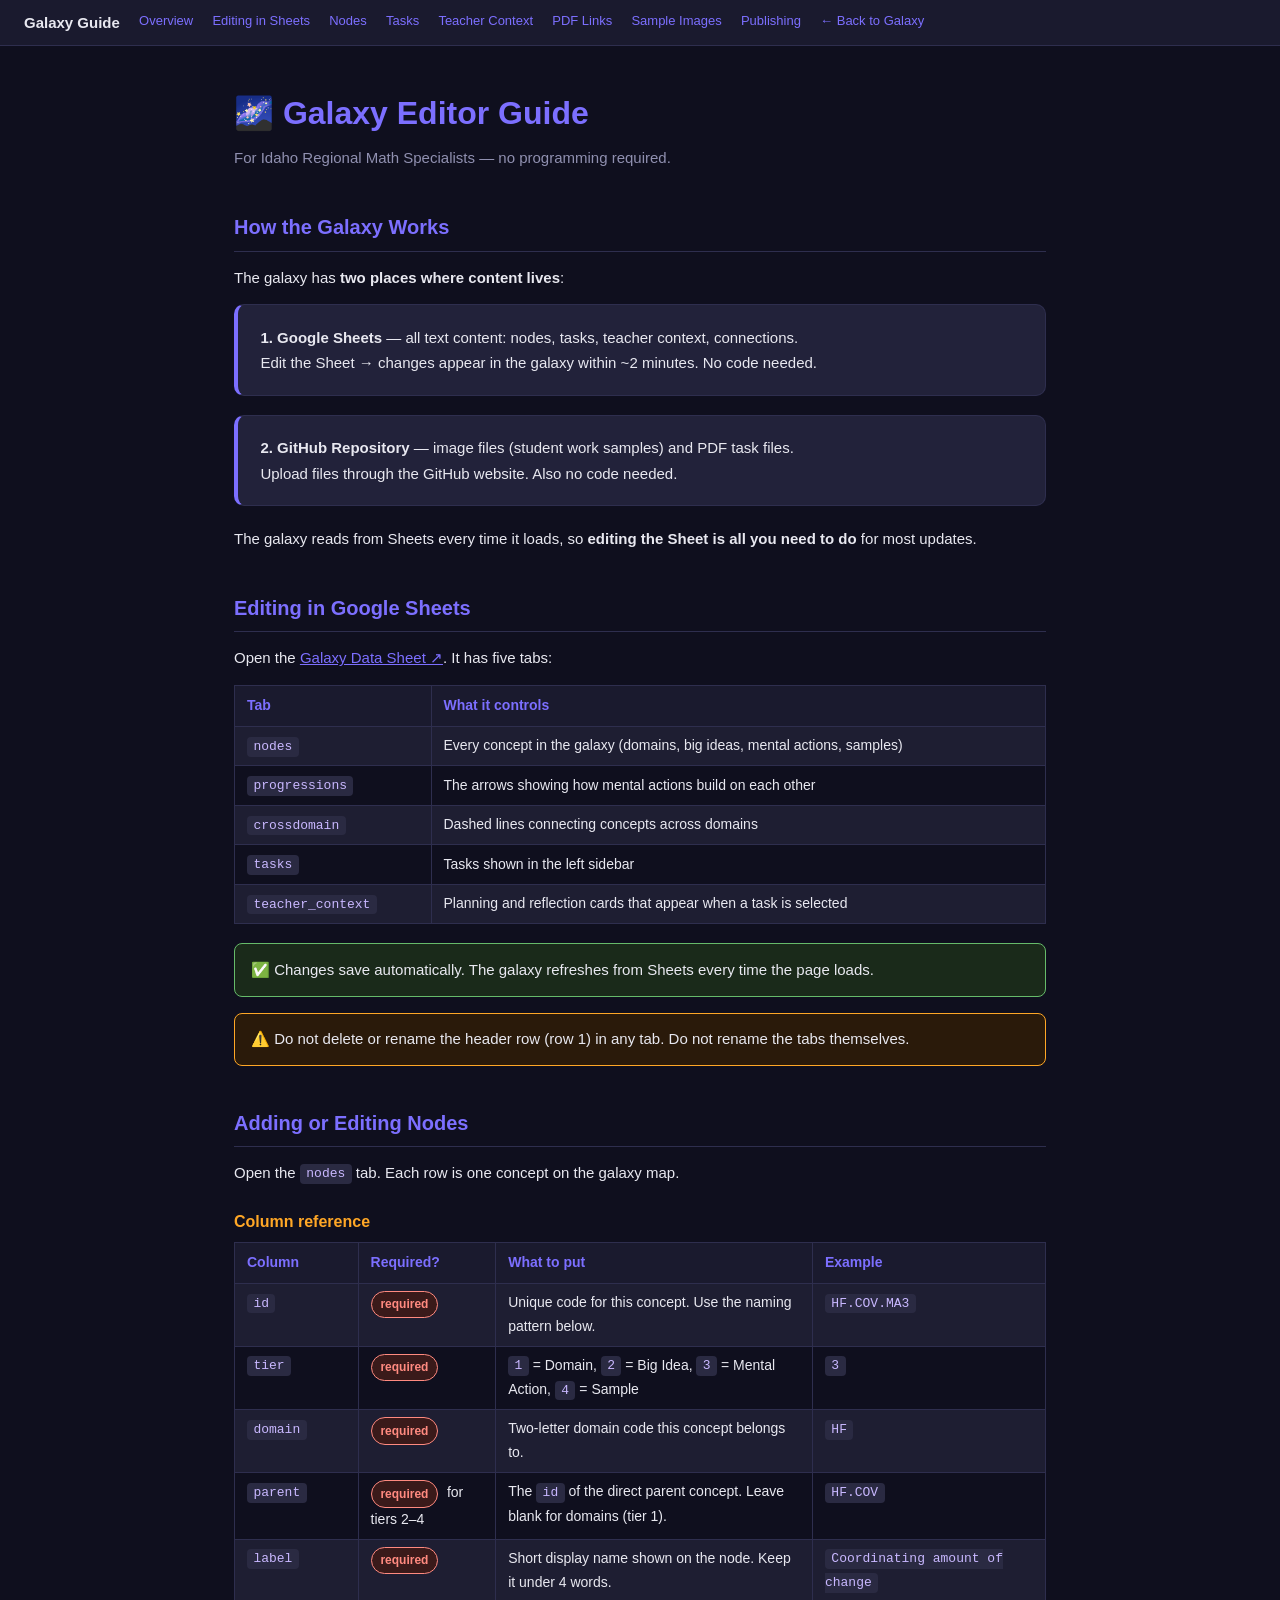
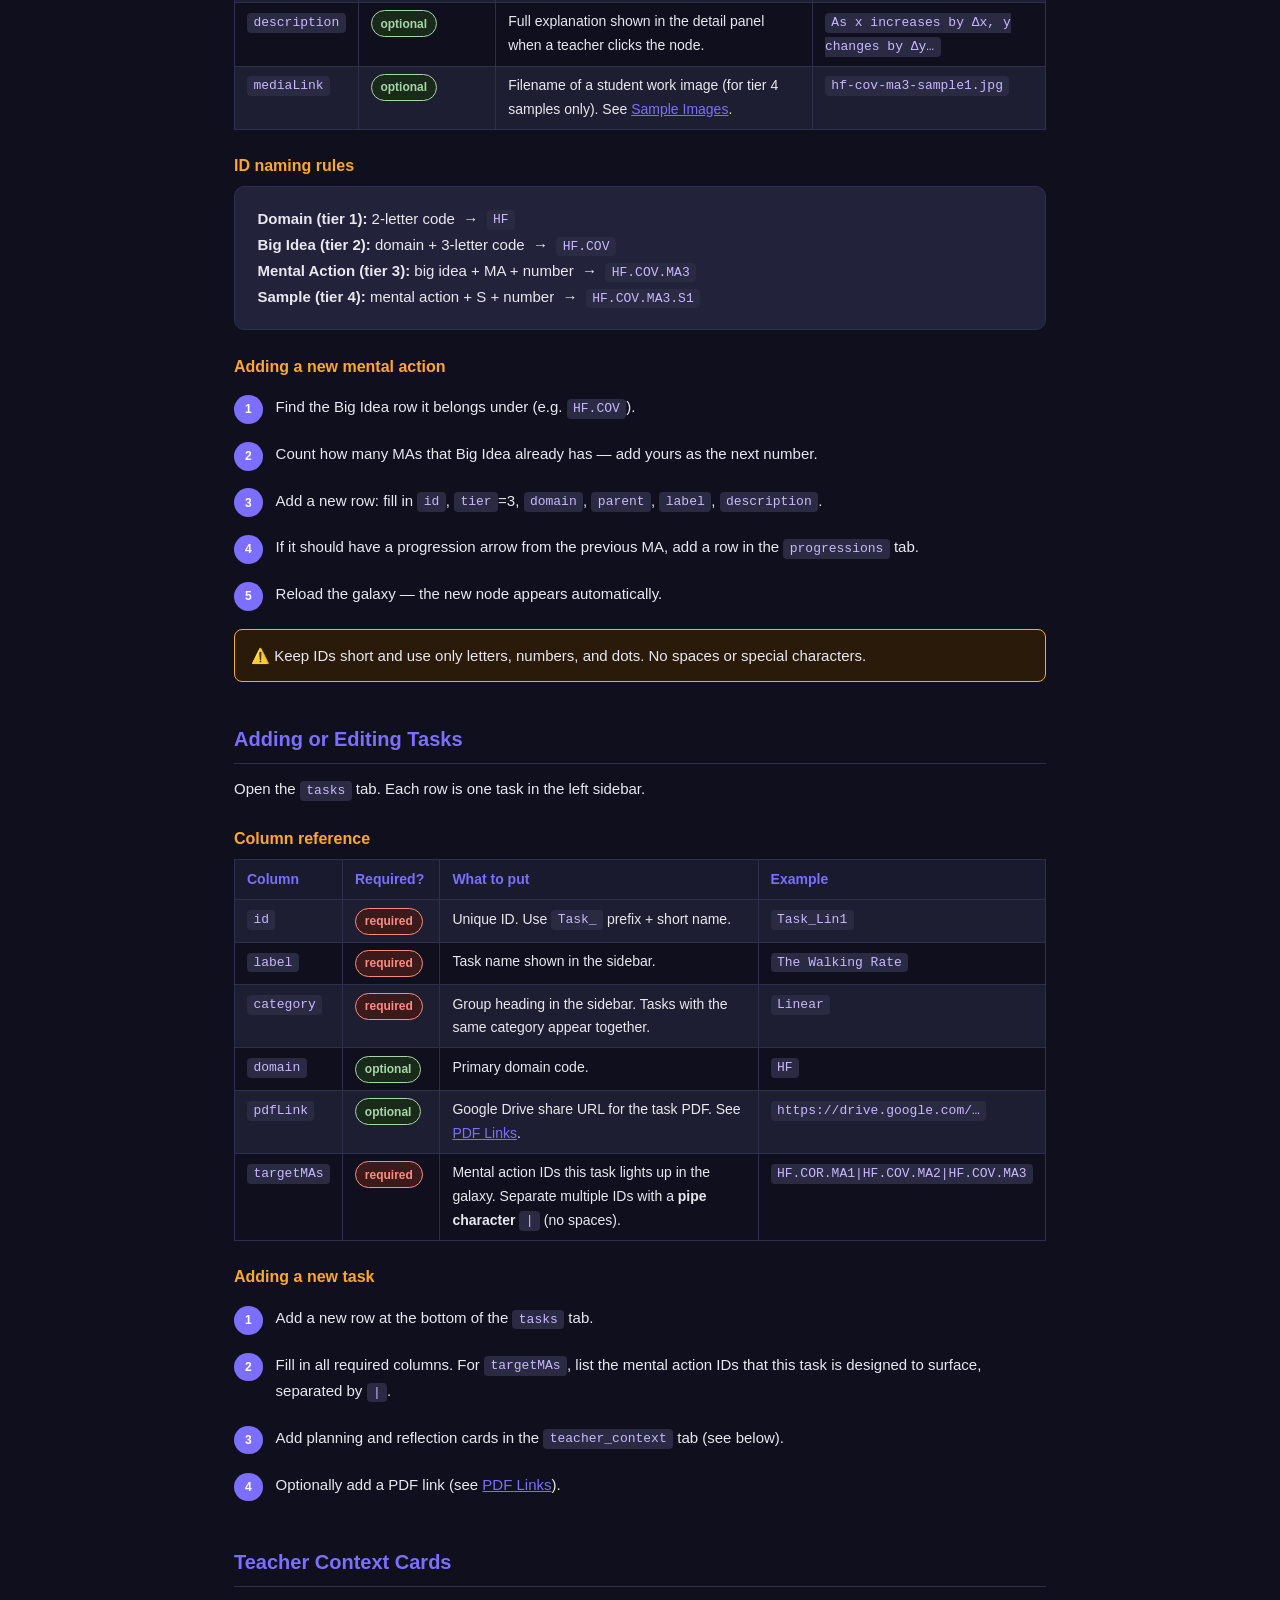
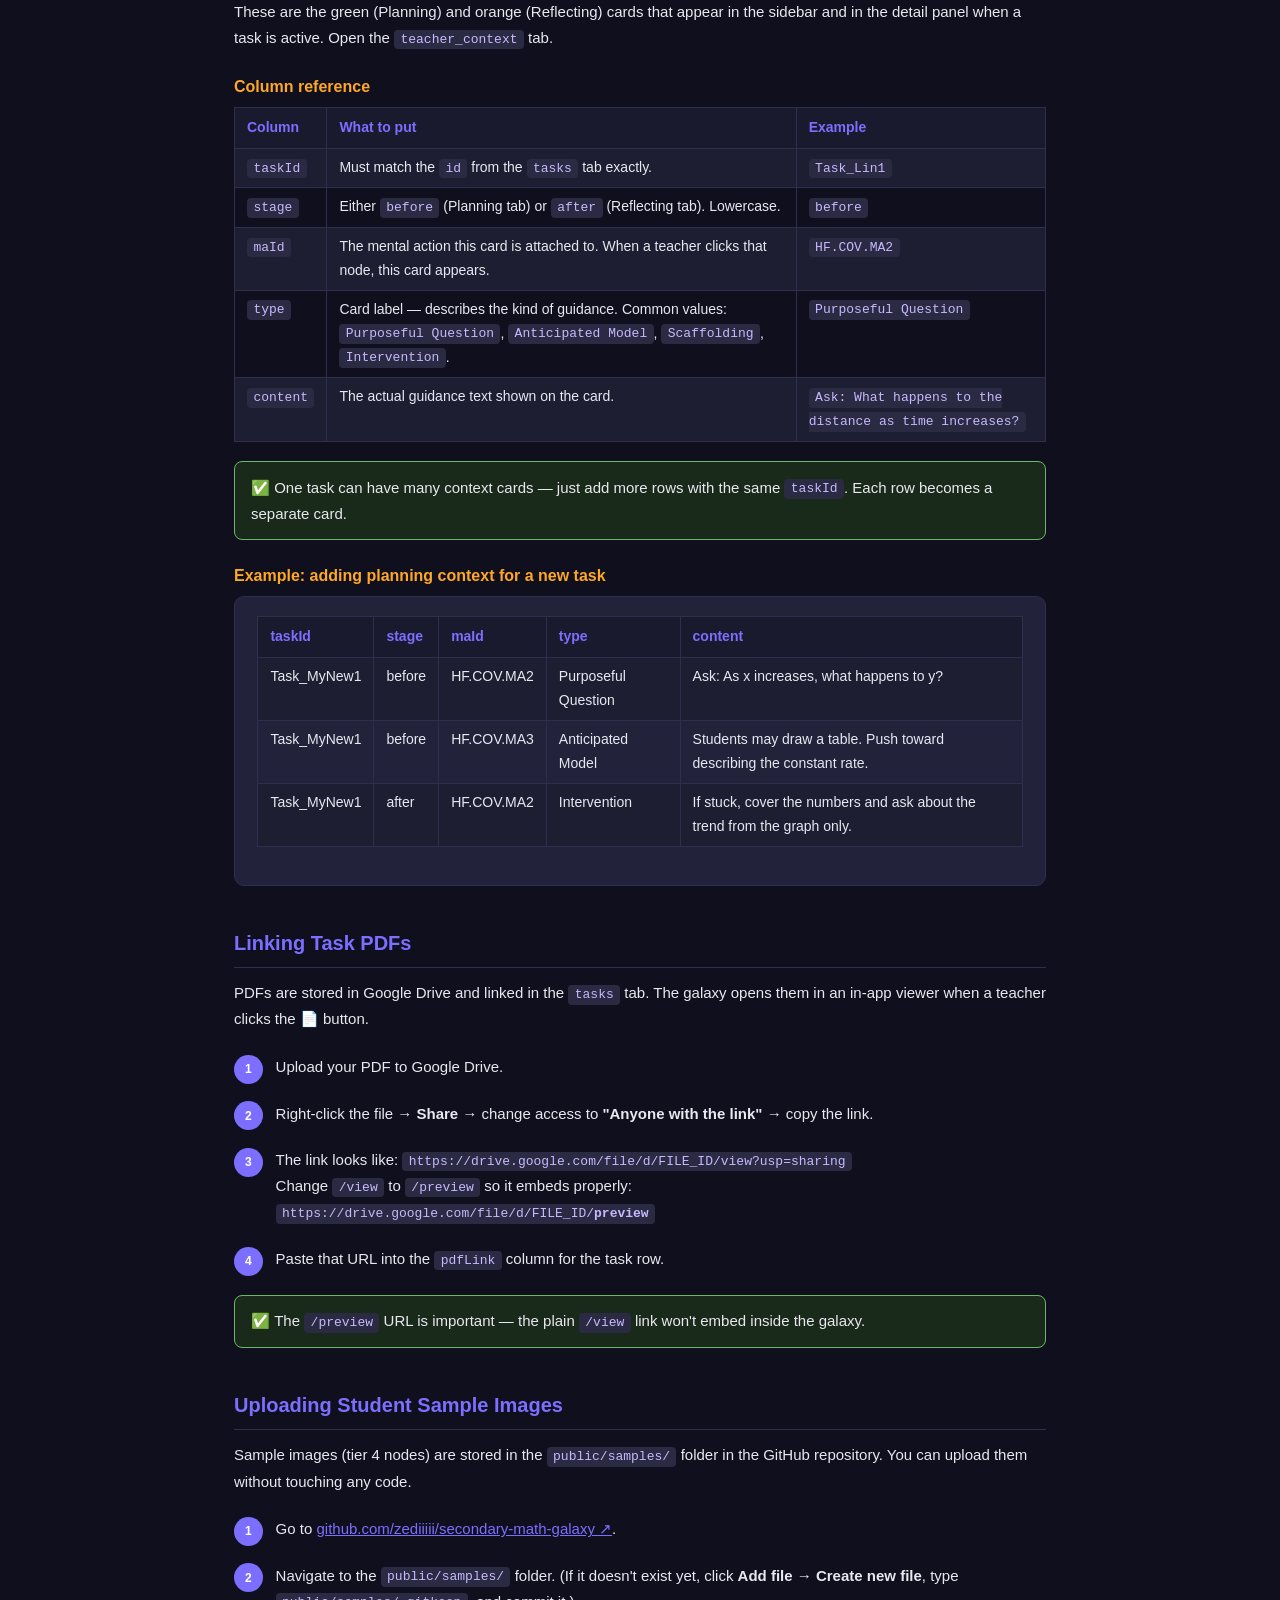
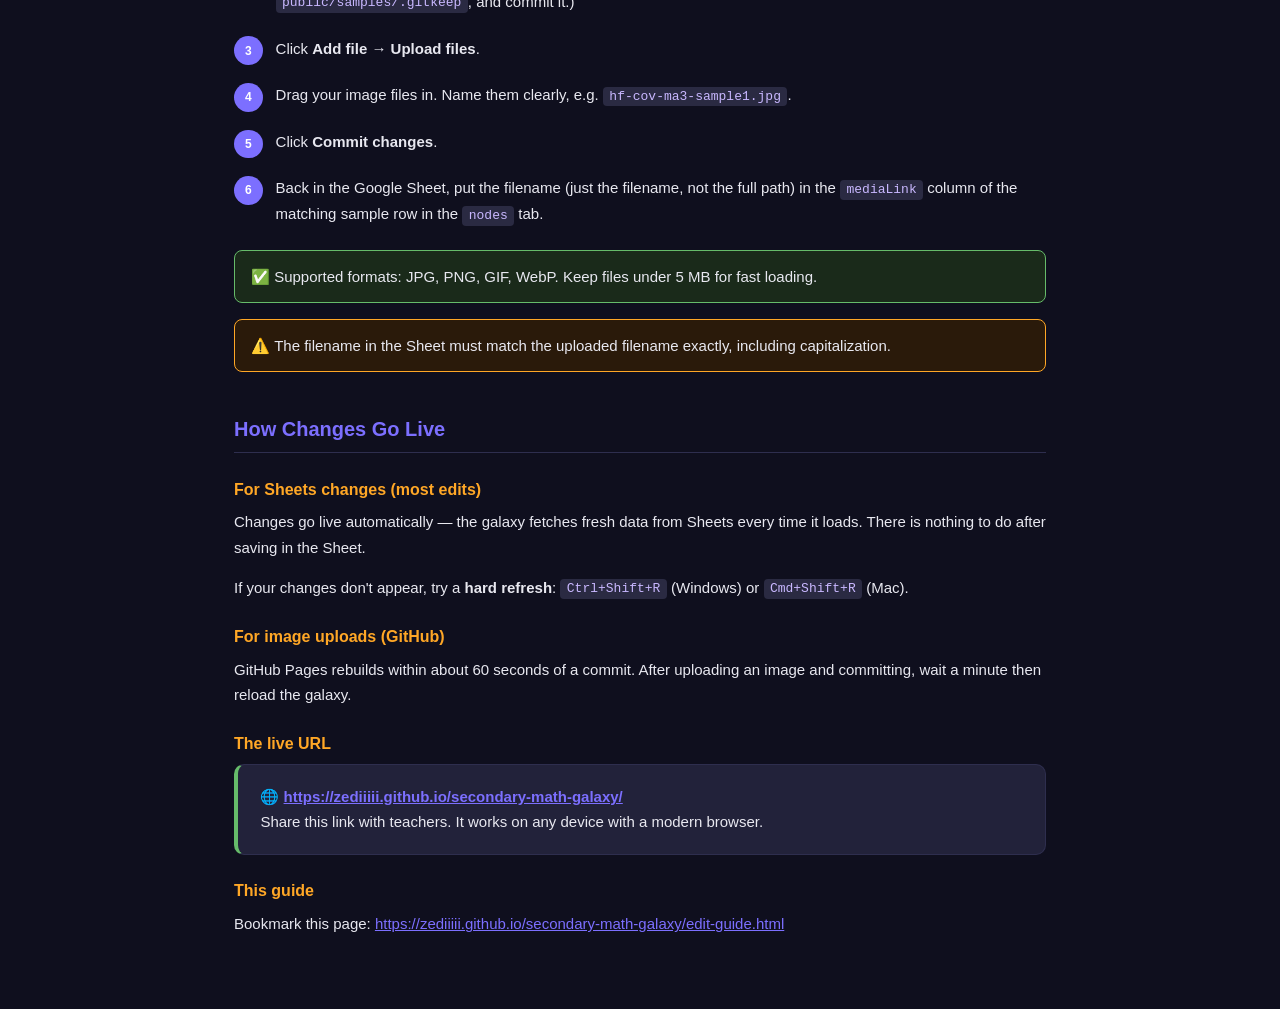
<file: edit-guide.html>
<!DOCTYPE html>
<html lang="en">
<head>
  <meta charset="UTF-8" />
  <meta name="viewport" content="width=device-width, initial-scale=1.0" />
  <title>Galaxy Edit Guide</title>
  <style>
    :root {
      --bg:      #0f0f1e;
      --surface: #1a1a2e;
      --card:    #22223a;
      --accent:  #7c6fff;
      --green:   #66bb6a;
      --orange:  #ffa726;
      --text:    #e8e8f0;
      --muted:   #9090b0;
      --border:  #2e2e4e;
    }
    * { box-sizing: border-box; margin: 0; padding: 0; }
    body { background: var(--bg); color: var(--text); font-family: Inter, Arial, sans-serif;
           font-size: 15px; line-height: 1.7; }

    /* ── Layout ── */
    .page { max-width: 860px; margin: 0 auto; padding: 2.5rem 1.5rem 5rem; }
    nav   { position: sticky; top: 0; background: var(--surface); border-bottom: 1px solid var(--border);
            padding: .6rem 1.5rem; display: flex; gap: 1.2rem; flex-wrap: wrap; z-index: 10; }
    nav a { color: var(--accent); text-decoration: none; font-size: 13px; }
    nav a:hover { text-decoration: underline; }

    /* ── Typography ── */
    h1 { font-size: 2rem; color: var(--accent); margin-bottom: .3rem; }
    .subtitle { color: var(--muted); margin-bottom: 2.5rem; }
    h2 { font-size: 1.25rem; color: var(--accent); margin: 2.5rem 0 .8rem;
         padding-bottom: .4rem; border-bottom: 1px solid var(--border); }
    h3 { font-size: 1rem; color: var(--orange); margin: 1.4rem 0 .4rem; }
    p  { margin-bottom: .9rem; }
    ul, ol { margin: .4rem 0 .9rem 1.4rem; }
    li { margin-bottom: .35rem; }
    a  { color: var(--accent); }

    /* ── Cards ── */
    .card { background: var(--card); border: 1px solid var(--border); border-radius: 10px;
            padding: 1.2rem 1.4rem; margin-bottom: 1.2rem; }
    .card.green  { border-left: 4px solid var(--green); }
    .card.orange { border-left: 4px solid var(--orange); }
    .card.purple { border-left: 4px solid var(--accent); }

    /* ── Tables ── */
    table { width: 100%; border-collapse: collapse; margin-bottom: 1.2rem; font-size: 14px; }
    th { background: var(--surface); color: var(--accent); text-align: left;
         padding: .5rem .75rem; border: 1px solid var(--border); }
    td { padding: .45rem .75rem; border: 1px solid var(--border); vertical-align: top; }
    tr:nth-child(even) td { background: #1e1e32; }
    code { background: #2a2a42; padding: .15rem .4rem; border-radius: 4px;
           font-family: monospace; font-size: 13px; color: #c9b8ff; }

    /* ── Steps ── */
    .steps { counter-reset: step; list-style: none; margin-left: 0; }
    .steps li { counter-increment: step; padding: .5rem 0 .5rem 2.6rem; position: relative; margin-bottom: .3rem; }
    .steps li::before { content: counter(step); position: absolute; left: 0;
      background: var(--accent); color: #fff; width: 1.8rem; height: 1.8rem;
      border-radius: 50%; display: flex; align-items: center; justify-content: center;
      font-size: 12px; font-weight: 700; top: .55rem; }

    /* ── Pill badges ── */
    .pill { display: inline-block; padding: .15rem .55rem; border-radius: 20px;
            font-size: 12px; font-weight: 600; margin-right: .3rem; }
    .pill.req  { background: #3a1a1a; color: #ff8a80; border: 1px solid #ff8a80; }
    .pill.opt  { background: #1a2a1a; color: #a5d6a7; border: 1px solid #a5d6a7; }

    /* ── Warning / tip boxes ── */
    .tip  { background: #1a2a1a; border: 1px solid var(--green);  border-radius: 8px; padding: .8rem 1rem; margin-bottom: 1rem; }
    .warn { background: #2a1a0a; border: 1px solid var(--orange); border-radius: 8px; padding: .8rem 1rem; margin-bottom: 1rem; }
    .tip::before  { content: "✅ "; font-weight: 700; }
    .warn::before { content: "⚠️ "; font-weight: 700; }
  </style>
</head>
<body>

<nav>
  <strong style="color:var(--text)">Galaxy Guide</strong>
  <a href="#overview">Overview</a>
  <a href="#sheets">Editing in Sheets</a>
  <a href="#nodes">Nodes</a>
  <a href="#tasks">Tasks</a>
  <a href="#context">Teacher Context</a>
  <a href="#pdfs">PDF Links</a>
  <a href="#images">Sample Images</a>
  <a href="#publish">Publishing</a>
  <a href="index.html">← Back to Galaxy</a>
</nav>

<div class="page">

  <h1>🌌 Galaxy Editor Guide</h1>
  <p class="subtitle">For Idaho Regional Math Specialists — no programming required.</p>

  <!-- ── Overview ── -->
  <section id="overview">
    <h2>How the Galaxy Works</h2>
    <p>The galaxy has <strong>two places where content lives</strong>:</p>
    <div class="card purple">
      <strong>1. Google Sheets</strong> — all text content: nodes, tasks, teacher context, connections.<br>
      Edit the Sheet → changes appear in the galaxy within ~2 minutes. No code needed.
    </div>
    <div class="card purple">
      <strong>2. GitHub Repository</strong> — image files (student work samples) and PDF task files.<br>
      Upload files through the GitHub website. Also no code needed.
    </div>
    <p>The galaxy reads from Sheets every time it loads, so <strong>editing the Sheet is all you need to do</strong> for most updates.</p>
  </section>

  <!-- ── Sheets ── -->
  <section id="sheets">
    <h2>Editing in Google Sheets</h2>
    <p>Open the <a href="https://docs.google.com/spreadsheets/d/1e3itPWSF2mNft7cQ6N7JpZt_eYs4QAMe6udEIs5pkLw/edit" target="_blank">Galaxy Data Sheet ↗</a>. It has five tabs:</p>
    <table>
      <tr><th>Tab</th><th>What it controls</th></tr>
      <tr><td><code>nodes</code></td><td>Every concept in the galaxy (domains, big ideas, mental actions, samples)</td></tr>
      <tr><td><code>progressions</code></td><td>The arrows showing how mental actions build on each other</td></tr>
      <tr><td><code>crossdomain</code></td><td>Dashed lines connecting concepts across domains</td></tr>
      <tr><td><code>tasks</code></td><td>Tasks shown in the left sidebar</td></tr>
      <tr><td><code>teacher_context</code></td><td>Planning and reflection cards that appear when a task is selected</td></tr>
    </table>
    <div class="tip">Changes save automatically. The galaxy refreshes from Sheets every time the page loads.</div>
    <div class="warn">Do not delete or rename the header row (row 1) in any tab. Do not rename the tabs themselves.</div>
  </section>

  <!-- ── Nodes ── -->
  <section id="nodes">
    <h2>Adding or Editing Nodes</h2>
    <p>Open the <code>nodes</code> tab. Each row is one concept on the galaxy map.</p>

    <h3>Column reference</h3>
    <table>
      <tr><th>Column</th><th>Required?</th><th>What to put</th><th>Example</th></tr>
      <tr>
        <td><code>id</code></td>
        <td><span class="pill req">required</span></td>
        <td>Unique code for this concept. Use the naming pattern below.</td>
        <td><code>HF.COV.MA3</code></td>
      </tr>
      <tr>
        <td><code>tier</code></td>
        <td><span class="pill req">required</span></td>
        <td><code>1</code> = Domain, <code>2</code> = Big Idea, <code>3</code> = Mental Action, <code>4</code> = Sample</td>
        <td><code>3</code></td>
      </tr>
      <tr>
        <td><code>domain</code></td>
        <td><span class="pill req">required</span></td>
        <td>Two-letter domain code this concept belongs to.</td>
        <td><code>HF</code></td>
      </tr>
      <tr>
        <td><code>parent</code></td>
        <td><span class="pill req">required</span> for tiers 2–4</td>
        <td>The <code>id</code> of the direct parent concept. Leave blank for domains (tier 1).</td>
        <td><code>HF.COV</code></td>
      </tr>
      <tr>
        <td><code>label</code></td>
        <td><span class="pill req">required</span></td>
        <td>Short display name shown on the node. Keep it under 4 words.</td>
        <td><code>Coordinating amount of change</code></td>
      </tr>
      <tr>
        <td><code>description</code></td>
        <td><span class="pill opt">optional</span></td>
        <td>Full explanation shown in the detail panel when a teacher clicks the node.</td>
        <td><code>As x increases by Δx, y changes by Δy…</code></td>
      </tr>
      <tr>
        <td><code>mediaLink</code></td>
        <td><span class="pill opt">optional</span></td>
        <td>Filename of a student work image (for tier 4 samples only). See <a href="#images">Sample Images</a>.</td>
        <td><code>hf-cov-ma3-sample1.jpg</code></td>
      </tr>
    </table>

    <h3>ID naming rules</h3>
    <div class="card">
      <strong>Domain (tier 1):</strong> 2-letter code &nbsp;→&nbsp; <code>HF</code><br>
      <strong>Big Idea (tier 2):</strong> domain + 3-letter code &nbsp;→&nbsp; <code>HF.COV</code><br>
      <strong>Mental Action (tier 3):</strong> big idea + MA + number &nbsp;→&nbsp; <code>HF.COV.MA3</code><br>
      <strong>Sample (tier 4):</strong> mental action + S + number &nbsp;→&nbsp; <code>HF.COV.MA3.S1</code>
    </div>

    <h3>Adding a new mental action</h3>
    <ol class="steps">
      <li>Find the Big Idea row it belongs under (e.g. <code>HF.COV</code>).</li>
      <li>Count how many MAs that Big Idea already has — add yours as the next number.</li>
      <li>Add a new row: fill in <code>id</code>, <code>tier</code>=3, <code>domain</code>, <code>parent</code>, <code>label</code>, <code>description</code>.</li>
      <li>If it should have a progression arrow from the previous MA, add a row in the <code>progressions</code> tab.</li>
      <li>Reload the galaxy — the new node appears automatically.</li>
    </ol>

    <div class="warn">Keep IDs short and use only letters, numbers, and dots. No spaces or special characters.</div>
  </section>

  <!-- ── Tasks ── -->
  <section id="tasks">
    <h2>Adding or Editing Tasks</h2>
    <p>Open the <code>tasks</code> tab. Each row is one task in the left sidebar.</p>

    <h3>Column reference</h3>
    <table>
      <tr><th>Column</th><th>Required?</th><th>What to put</th><th>Example</th></tr>
      <tr>
        <td><code>id</code></td>
        <td><span class="pill req">required</span></td>
        <td>Unique ID. Use <code>Task_</code> prefix + short name.</td>
        <td><code>Task_Lin1</code></td>
      </tr>
      <tr>
        <td><code>label</code></td>
        <td><span class="pill req">required</span></td>
        <td>Task name shown in the sidebar.</td>
        <td><code>The Walking Rate</code></td>
      </tr>
      <tr>
        <td><code>category</code></td>
        <td><span class="pill req">required</span></td>
        <td>Group heading in the sidebar. Tasks with the same category appear together.</td>
        <td><code>Linear</code></td>
      </tr>
      <tr>
        <td><code>domain</code></td>
        <td><span class="pill opt">optional</span></td>
        <td>Primary domain code.</td>
        <td><code>HF</code></td>
      </tr>
      <tr>
        <td><code>pdfLink</code></td>
        <td><span class="pill opt">optional</span></td>
        <td>Google Drive share URL for the task PDF. See <a href="#pdfs">PDF Links</a>.</td>
        <td><code>https://drive.google.com/…</code></td>
      </tr>
      <tr>
        <td><code>targetMAs</code></td>
        <td><span class="pill req">required</span></td>
        <td>Mental action IDs this task lights up in the galaxy. Separate multiple IDs with a <strong>pipe character</strong> <code>|</code> (no spaces).</td>
        <td><code>HF.COR.MA1|HF.COV.MA2|HF.COV.MA3</code></td>
      </tr>
    </table>

    <h3>Adding a new task</h3>
    <ol class="steps">
      <li>Add a new row at the bottom of the <code>tasks</code> tab.</li>
      <li>Fill in all required columns. For <code>targetMAs</code>, list the mental action IDs that this task is designed to surface, separated by <code>|</code>.</li>
      <li>Add planning and reflection cards in the <code>teacher_context</code> tab (see below).</li>
      <li>Optionally add a PDF link (see <a href="#pdfs">PDF Links</a>).</li>
    </ol>
  </section>

  <!-- ── Teacher Context ── -->
  <section id="context">
    <h2>Teacher Context Cards</h2>
    <p>These are the green (Planning) and orange (Reflecting) cards that appear in the sidebar and in the detail panel when a task is active. Open the <code>teacher_context</code> tab.</p>

    <h3>Column reference</h3>
    <table>
      <tr><th>Column</th><th>What to put</th><th>Example</th></tr>
      <tr>
        <td><code>taskId</code></td>
        <td>Must match the <code>id</code> from the <code>tasks</code> tab exactly.</td>
        <td><code>Task_Lin1</code></td>
      </tr>
      <tr>
        <td><code>stage</code></td>
        <td>Either <code>before</code> (Planning tab) or <code>after</code> (Reflecting tab). Lowercase.</td>
        <td><code>before</code></td>
      </tr>
      <tr>
        <td><code>maId</code></td>
        <td>The mental action this card is attached to. When a teacher clicks that node, this card appears.</td>
        <td><code>HF.COV.MA2</code></td>
      </tr>
      <tr>
        <td><code>type</code></td>
        <td>Card label — describes the kind of guidance. Common values: <code>Purposeful Question</code>, <code>Anticipated Model</code>, <code>Scaffolding</code>, <code>Intervention</code>.</td>
        <td><code>Purposeful Question</code></td>
      </tr>
      <tr>
        <td><code>content</code></td>
        <td>The actual guidance text shown on the card.</td>
        <td><code>Ask: What happens to the distance as time increases?</code></td>
      </tr>
    </table>

    <div class="tip">One task can have many context cards — just add more rows with the same <code>taskId</code>. Each row becomes a separate card.</div>

    <h3>Example: adding planning context for a new task</h3>
    <div class="card">
      <table>
        <tr><th>taskId</th><th>stage</th><th>maId</th><th>type</th><th>content</th></tr>
        <tr><td>Task_MyNew1</td><td>before</td><td>HF.COV.MA2</td><td>Purposeful Question</td><td>Ask: As x increases, what happens to y?</td></tr>
        <tr><td>Task_MyNew1</td><td>before</td><td>HF.COV.MA3</td><td>Anticipated Model</td><td>Students may draw a table. Push toward describing the constant rate.</td></tr>
        <tr><td>Task_MyNew1</td><td>after</td><td>HF.COV.MA2</td><td>Intervention</td><td>If stuck, cover the numbers and ask about the trend from the graph only.</td></tr>
      </table>
    </div>
  </section>

  <!-- ── PDFs ── -->
  <section id="pdfs">
    <h2>Linking Task PDFs</h2>
    <p>PDFs are stored in Google Drive and linked in the <code>tasks</code> tab. The galaxy opens them in an in-app viewer when a teacher clicks the 📄 button.</p>

    <ol class="steps">
      <li>Upload your PDF to Google Drive.</li>
      <li>Right-click the file → <strong>Share</strong> → change access to <strong>"Anyone with the link"</strong> → copy the link.</li>
      <li>The link looks like: <code>https://drive.google.com/file/d/FILE_ID/view?usp=sharing</code><br>
          Change <code>/view</code> to <code>/preview</code> so it embeds properly:<br>
          <code>https://drive.google.com/file/d/FILE_ID/<strong>preview</strong></code></li>
      <li>Paste that URL into the <code>pdfLink</code> column for the task row.</li>
    </ol>

    <div class="tip">The <code>/preview</code> URL is important — the plain <code>/view</code> link won't embed inside the galaxy.</div>
  </section>

  <!-- ── Images ── -->
  <section id="images">
    <h2>Uploading Student Sample Images</h2>
    <p>Sample images (tier 4 nodes) are stored in the <code>public/samples/</code> folder in the GitHub repository. You can upload them without touching any code.</p>

    <ol class="steps">
      <li>Go to <a href="https://github.com/zediiiii/secondary-math-galaxy" target="_blank">github.com/zediiiii/secondary-math-galaxy ↗</a>.</li>
      <li>Navigate to the <code>public/samples/</code> folder. (If it doesn't exist yet, click <strong>Add file → Create new file</strong>, type <code>public/samples/.gitkeep</code>, and commit it.)</li>
      <li>Click <strong>Add file → Upload files</strong>.</li>
      <li>Drag your image files in. Name them clearly, e.g. <code>hf-cov-ma3-sample1.jpg</code>.</li>
      <li>Click <strong>Commit changes</strong>.</li>
      <li>Back in the Google Sheet, put the filename (just the filename, not the full path) in the <code>mediaLink</code> column of the matching sample row in the <code>nodes</code> tab.</li>
    </ol>

    <div class="tip">Supported formats: JPG, PNG, GIF, WebP. Keep files under 5 MB for fast loading.</div>
    <div class="warn">The filename in the Sheet must match the uploaded filename exactly, including capitalization.</div>
  </section>

  <!-- ── Publishing ── -->
  <section id="publish">
    <h2>How Changes Go Live</h2>

    <h3>For Sheets changes (most edits)</h3>
    <p>Changes go live automatically — the galaxy fetches fresh data from Sheets every time it loads. There is nothing to do after saving in the Sheet.</p>
    <p>If your changes don't appear, try a <strong>hard refresh</strong>: <code>Ctrl+Shift+R</code> (Windows) or <code>Cmd+Shift+R</code> (Mac).</p>

    <h3>For image uploads (GitHub)</h3>
    <p>GitHub Pages rebuilds within about 60 seconds of a commit. After uploading an image and committing, wait a minute then reload the galaxy.</p>

    <h3>The live URL</h3>
    <div class="card green">
      <strong>🌐 <a href="https://zediiiii.github.io/secondary-math-galaxy/" target="_blank">https://zediiiii.github.io/secondary-math-galaxy/</a></strong><br>
      Share this link with teachers. It works on any device with a modern browser.
    </div>

    <h3>This guide</h3>
    <p>Bookmark this page: <a href="https://zediiiii.github.io/secondary-math-galaxy/edit-guide.html" target="_blank">https://zediiiii.github.io/secondary-math-galaxy/edit-guide.html</a></p>
  </section>

</div>
</body>
</html>
</file>
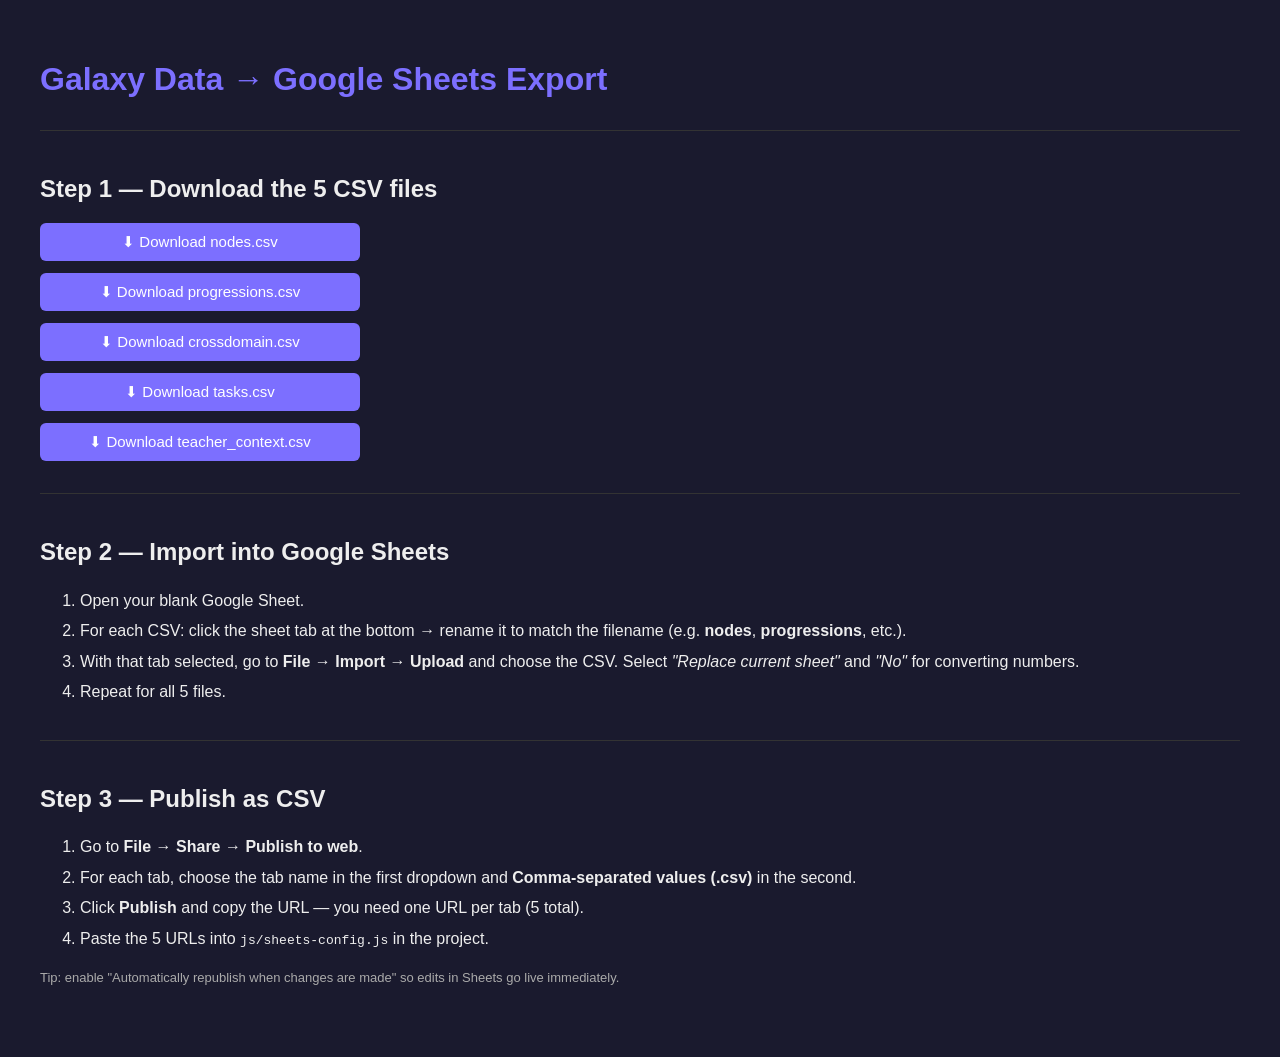
<file: export-csv.html>
<!DOCTYPE html>
<html lang="en">
<head>
  <meta charset="UTF-8" />
  <title>Export Galaxy Data → CSV</title>
  <style>
    body { font-family: sans-serif; padding: 2rem; background: #1a1a2e; color: #eee; }
    h1   { color: #7c6fff; }
    .btn { display: block; margin: 12px 0; padding: 10px 20px; background: #7c6fff;
           color: #fff; border: none; border-radius: 6px; cursor: pointer; font-size: 15px; width: 320px; }
    .btn:hover { background: #9b8fff; }
    .note { color: #aaa; font-size: 13px; margin-top: 6px; }
    .section { margin: 2rem 0; border-top: 1px solid #333; padding-top: 1.5rem; }
    ol { line-height: 1.9; }
  </style>
</head>
<body>
  <h1>Galaxy Data → Google Sheets Export</h1>

  <div class="section">
    <h2>Step 1 — Download the 5 CSV files</h2>
    <button class="btn" onclick="dl('nodes')">⬇ Download nodes.csv</button>
    <button class="btn" onclick="dl('progressions')">⬇ Download progressions.csv</button>
    <button class="btn" onclick="dl('crossdomain')">⬇ Download crossdomain.csv</button>
    <button class="btn" onclick="dl('tasks')">⬇ Download tasks.csv</button>
    <button class="btn" onclick="dl('teacher_context')">⬇ Download teacher_context.csv</button>
  </div>

  <div class="section">
    <h2>Step 2 — Import into Google Sheets</h2>
    <ol>
      <li>Open your blank Google Sheet.</li>
      <li>For each CSV: click the sheet tab at the bottom → rename it to match the filename
          (e.g. <strong>nodes</strong>, <strong>progressions</strong>, etc.).</li>
      <li>With that tab selected, go to <strong>File → Import → Upload</strong> and choose the CSV.
          Select <em>"Replace current sheet"</em> and <em>"No"</em> for converting numbers.</li>
      <li>Repeat for all 5 files.</li>
    </ol>
  </div>

  <div class="section">
    <h2>Step 3 — Publish as CSV</h2>
    <ol>
      <li>Go to <strong>File → Share → Publish to web</strong>.</li>
      <li>For each tab, choose the tab name in the first dropdown and
          <strong>Comma-separated values (.csv)</strong> in the second.</li>
      <li>Click <strong>Publish</strong> and copy the URL — you need one URL per tab (5 total).</li>
      <li>Paste the 5 URLs into <code>js/sheets-config.js</code> in the project.</li>
    </ol>
    <p class="note">Tip: enable "Automatically republish when changes are made" so edits in Sheets go live immediately.</p>
  </div>

<script src="js/data.js"></script>
<script>
// ── CSV helpers ──────────────────────────────────────────────────────────────

function esc(v) {
  if (v === undefined || v === null) return '';
  const s = String(v).replace(/\n/g, ' ').replace(/\r/g, '');
  return (s.includes(',') || s.includes('"') || s.includes('\n'))
    ? '"' + s.replace(/"/g, '""') + '"'
    : s;
}

function row(...fields) { return fields.map(esc).join(','); }
function csv(header, rows) { return [header, ...rows].join('\r\n'); }

// ── Builders ─────────────────────────────────────────────────────────────────

function buildNodes() {
  const header = 'id,tier,domain,parent,label,description,mediaLink';
  const all = [...DOMAINS, ...BIG_IDEAS, ...MENTAL_ACTIONS, ...SAMPLES];
  const rows = all.map(n =>
    row(n.id, n.tier, n.domain, n.parent || '', n.label || n.id, n.description || '', n.mediaLink || ''));
  return csv(header, rows);
}

function buildProgressions() {
  const header = 'from,to,weight,description';
  const rows = CONNECTIONS
    .filter(c => c.type === 'progression')
    .map(c => row(c.from, c.to, c.weight || 7, c.description || ''));
  return csv(header, rows);
}

function buildCrossDomain() {
  const header = 'id,from,to,strength,description';
  const rows = CROSS_DOMAIN.map(x => row(x.id, x.from, x.to, x.strength, x.description));
  return csv(header, rows);
}

function buildTasks() {
  const header = 'id,label,category,domain,pdfLink,targetMAs';
  const rows = TASKS.map(t =>
    row(t.id, t.label, t.category, t.domain || '', t.pdfLink || '', (t.targetMAs || []).join('|')));
  return csv(header, rows);
}

function buildTeacherContext() {
  const header = 'taskId,stage,maId,type,content';
  const rows = [];
  for (const t of TASKS) {
    for (const ctx of (t.beforeContext || []))
      rows.push(row(t.id, 'before', ctx.maId, ctx.type, ctx.content));
    for (const ctx of (t.afterContext || []))
      rows.push(row(t.id, 'after', ctx.maId, ctx.type, ctx.content));
  }
  return csv(header, rows);
}

// ── Download ─────────────────────────────────────────────────────────────────

const EXPORTS = {
  nodes:           buildNodes,
  progressions:    buildProgressions,
  crossdomain:     buildCrossDomain,
  tasks:           buildTasks,
  teacher_context: buildTeacherContext,
};

function dl(name) {
  const content = EXPORTS[name]();
  const blob = new Blob([content], { type: 'text/csv;charset=utf-8;' });
  const url  = URL.createObjectURL(blob);
  const a    = document.createElement('a');
  a.href = url; a.download = name + '.csv'; a.click();
  URL.revokeObjectURL(url);
}
</script>
</body>
</html>
</file>
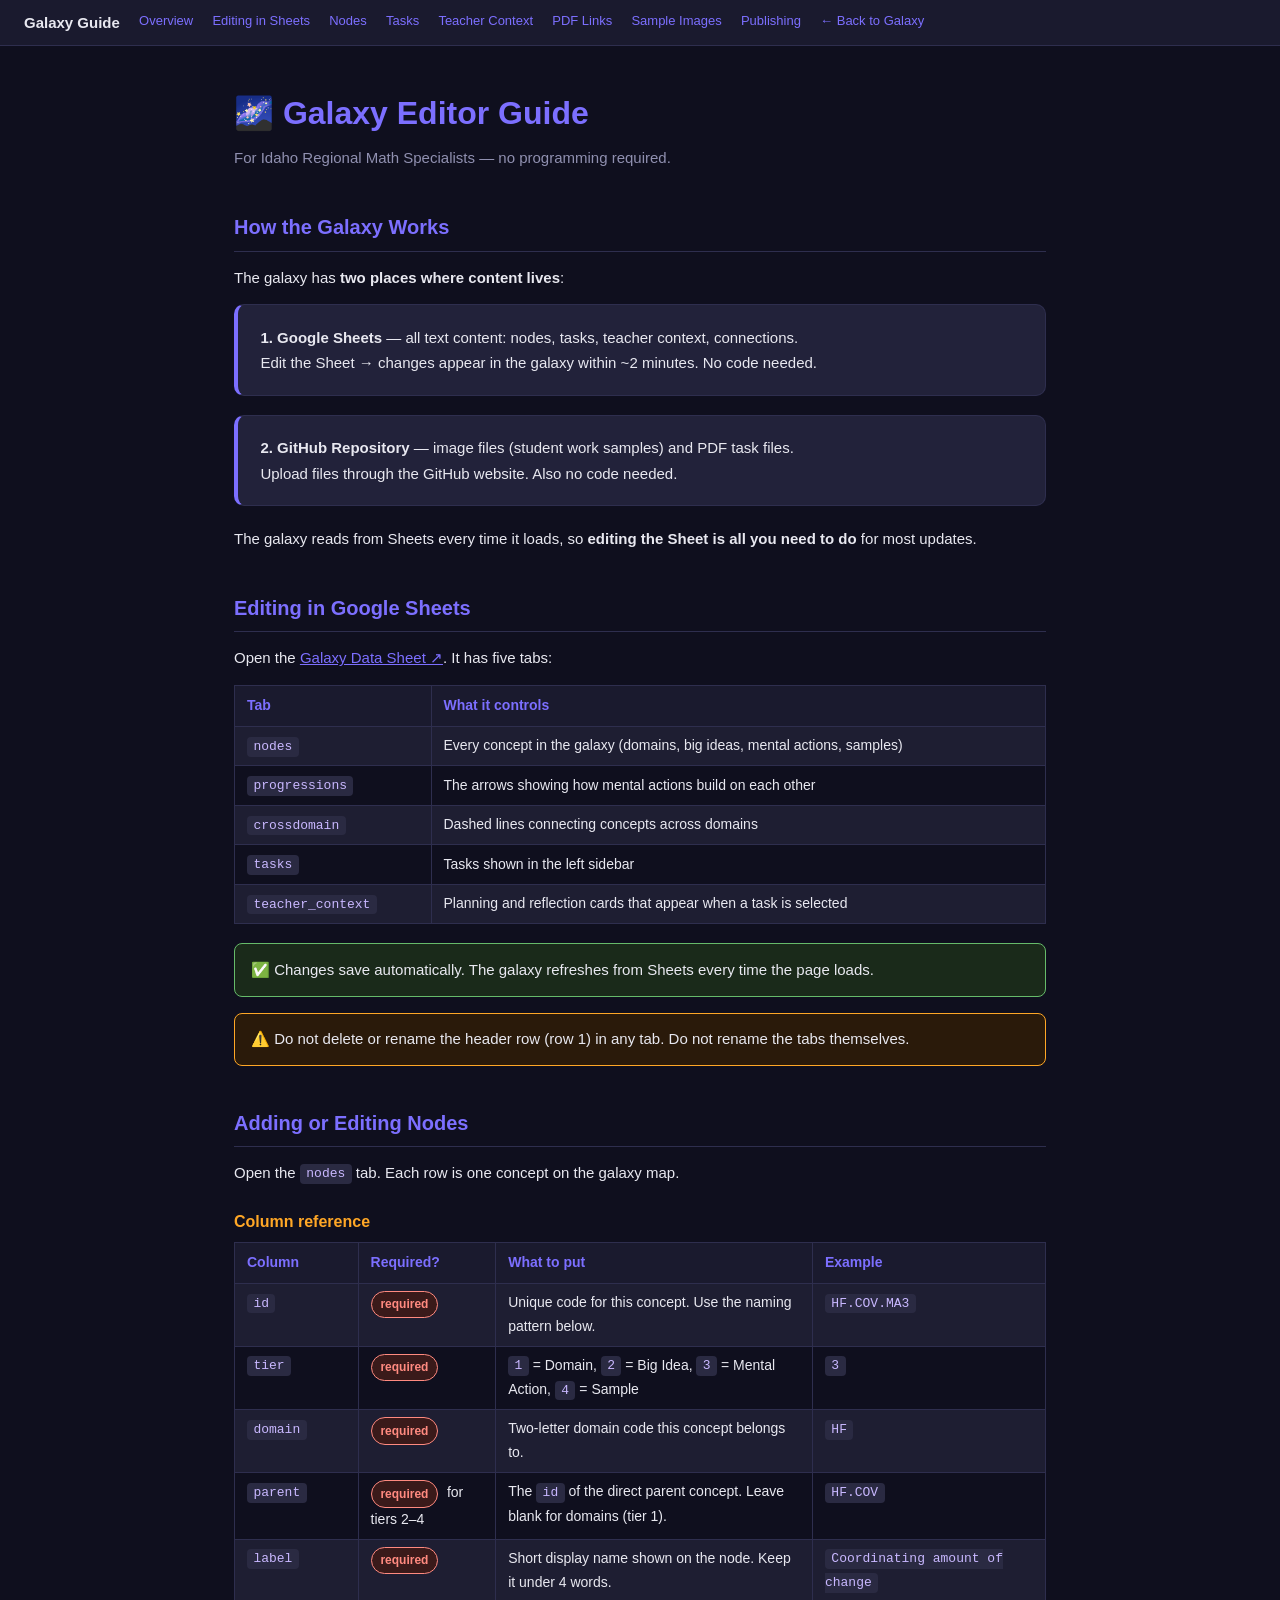
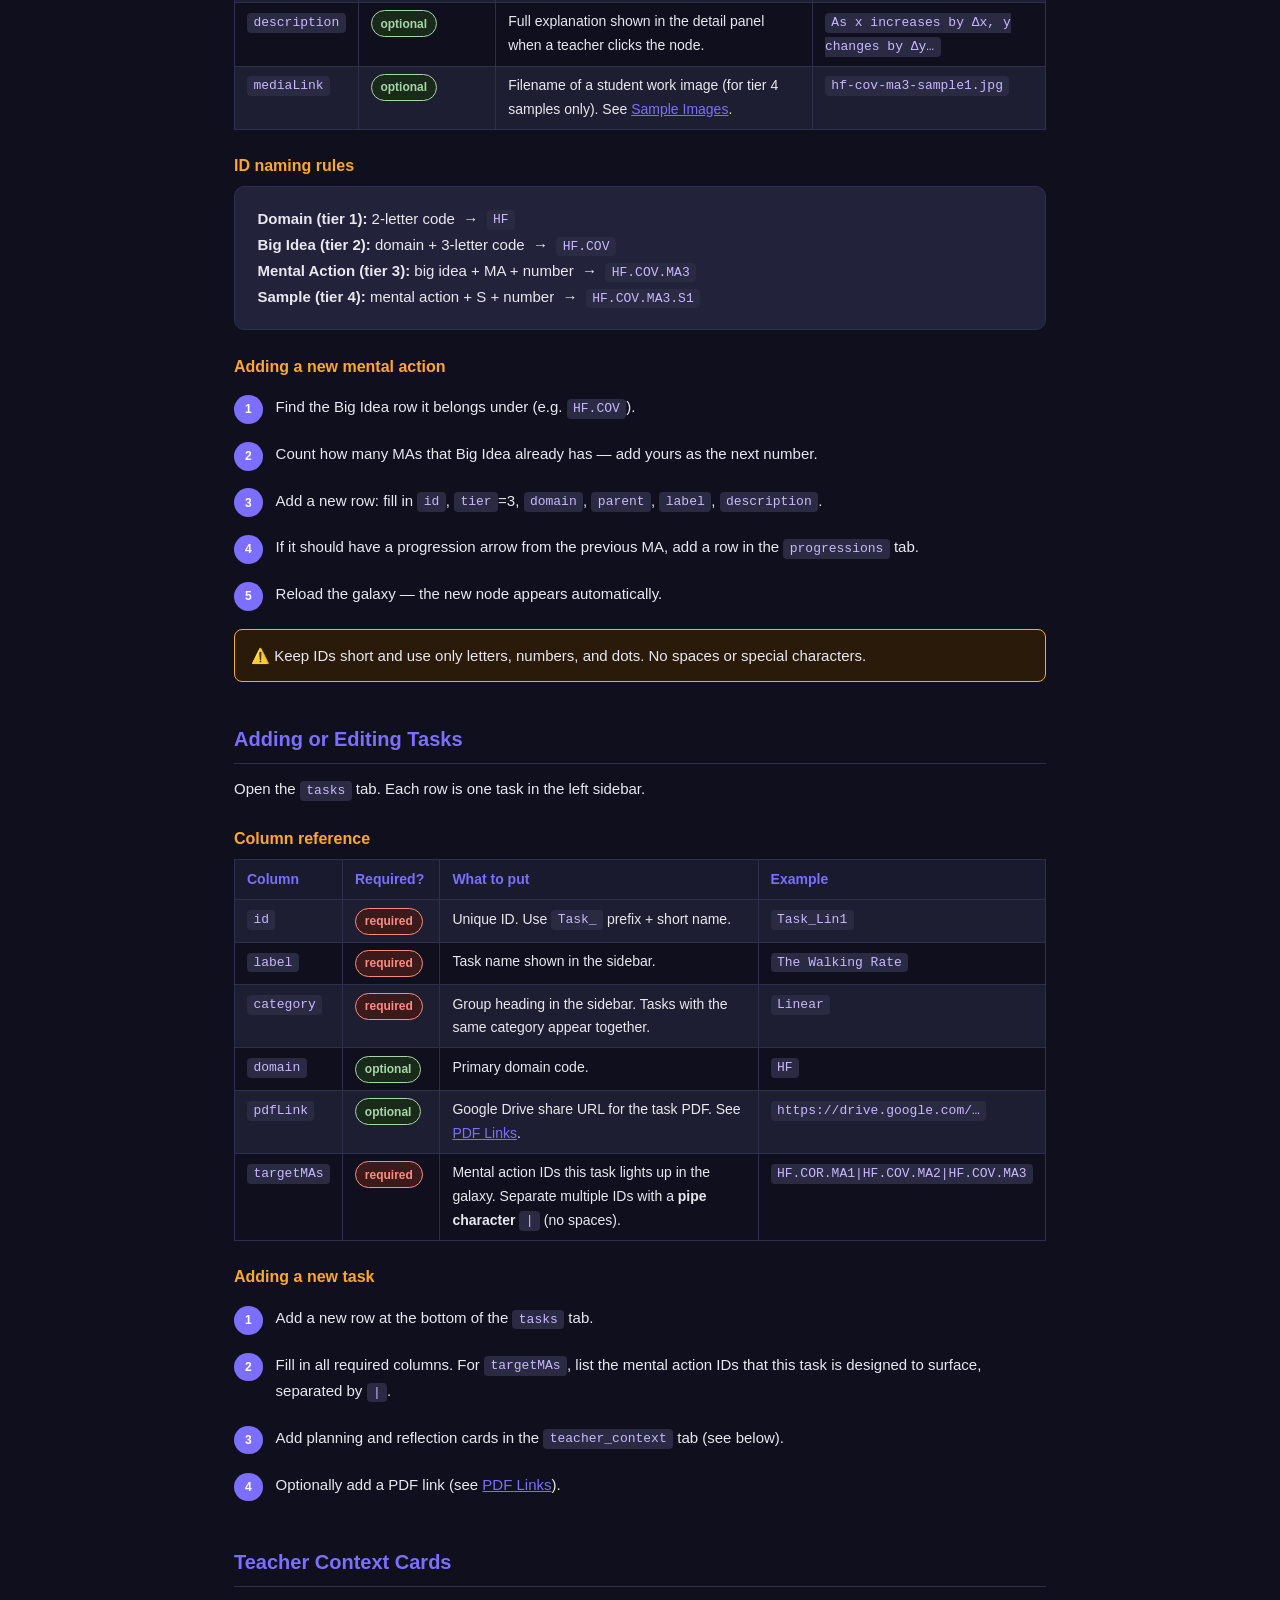
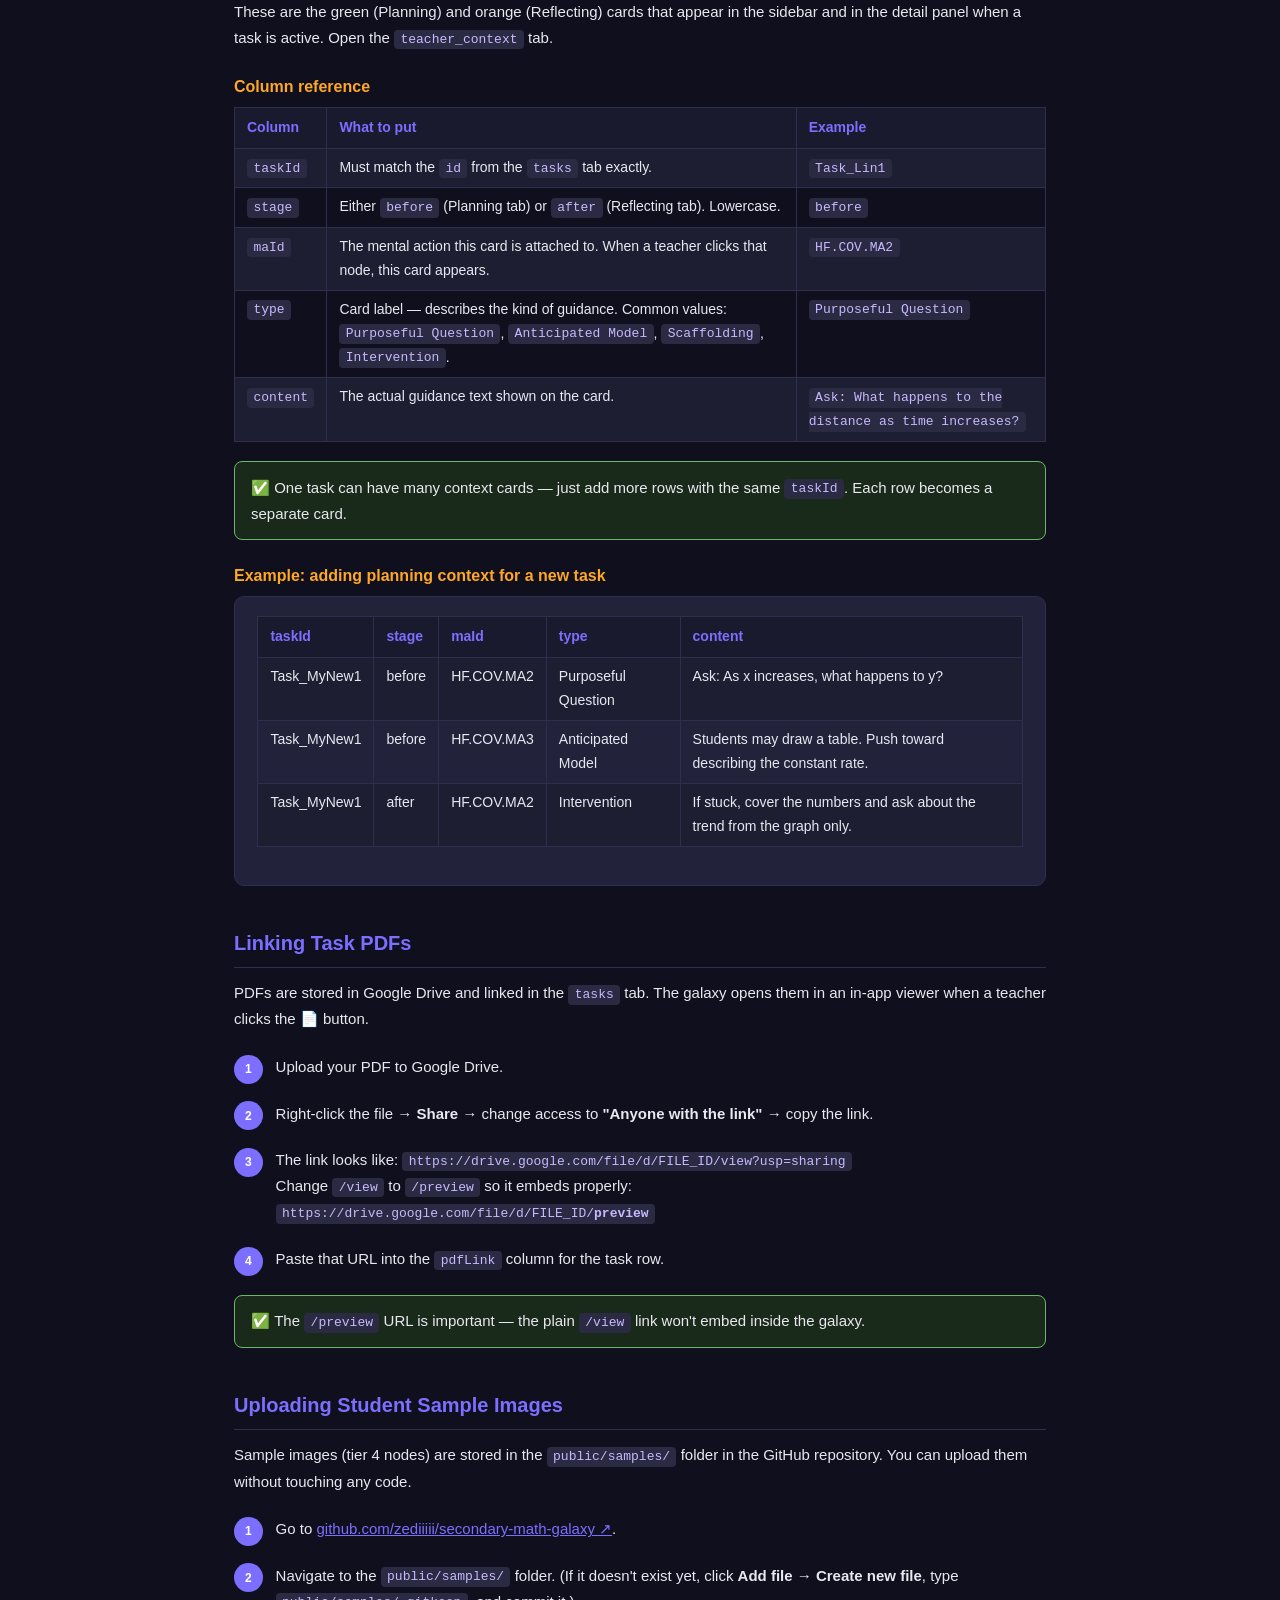
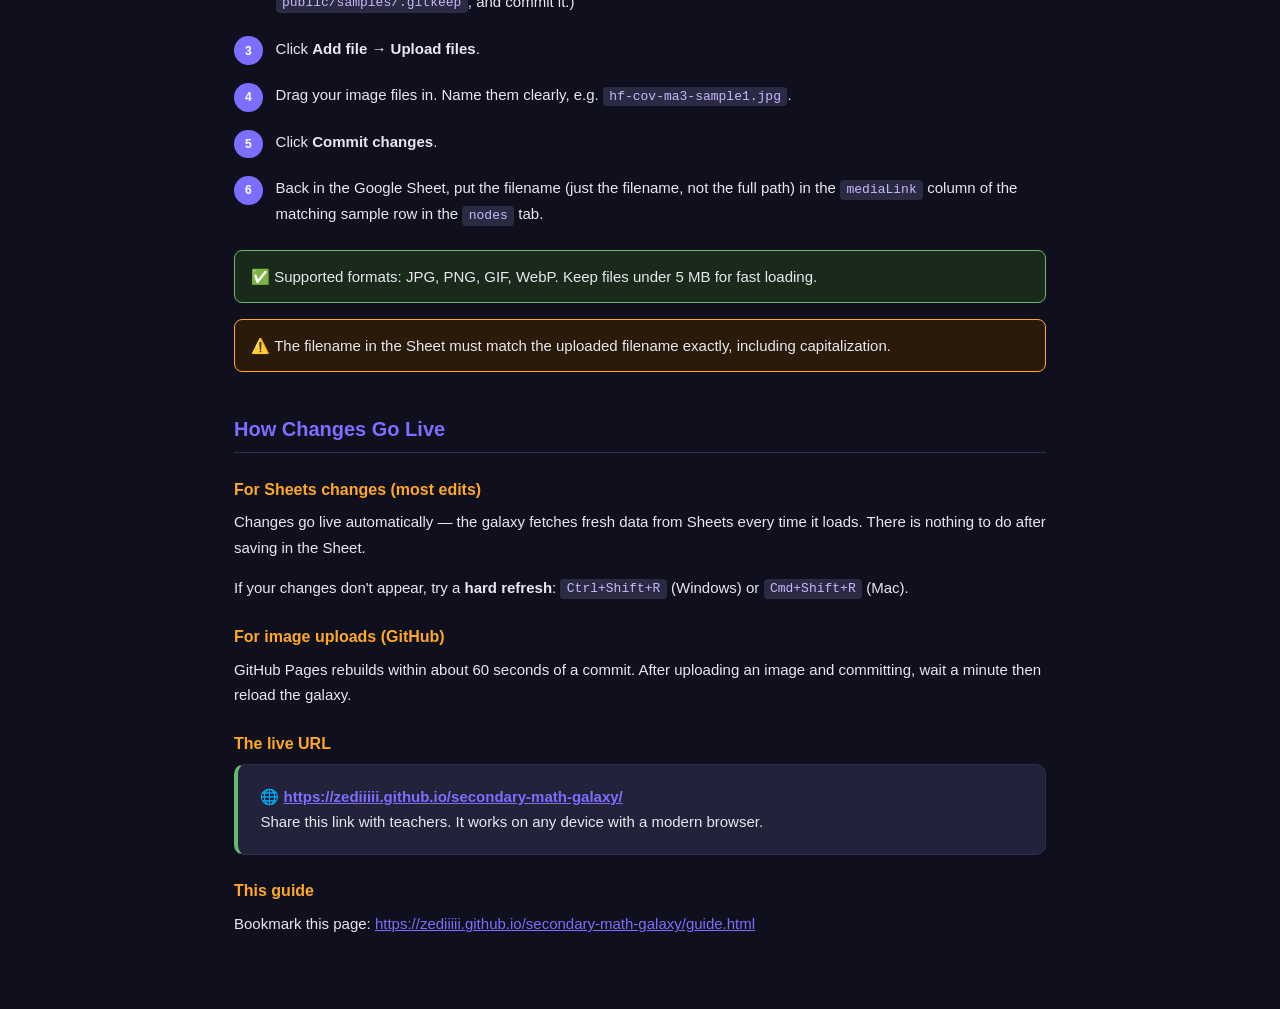
<file: guide.html>
<!DOCTYPE html>
<html lang="en">
<head>
  <meta charset="UTF-8" />
  <meta name="viewport" content="width=device-width, initial-scale=1.0" />
  <title>Galaxy Editor Guide</title>
  <style>
    :root {
      --bg:      #0f0f1e;
      --surface: #1a1a2e;
      --card:    #22223a;
      --accent:  #7c6fff;
      --green:   #66bb6a;
      --orange:  #ffa726;
      --text:    #e8e8f0;
      --muted:   #9090b0;
      --border:  #2e2e4e;
    }
    * { box-sizing: border-box; margin: 0; padding: 0; }
    body { background: var(--bg); color: var(--text); font-family: Inter, Arial, sans-serif;
           font-size: 15px; line-height: 1.7; }

    /* ── Layout ── */
    .page { max-width: 860px; margin: 0 auto; padding: 2.5rem 1.5rem 5rem; }
    nav   { position: sticky; top: 0; background: var(--surface); border-bottom: 1px solid var(--border);
            padding: .6rem 1.5rem; display: flex; gap: 1.2rem; flex-wrap: wrap; z-index: 10; }
    nav a { color: var(--accent); text-decoration: none; font-size: 13px; }
    nav a:hover { text-decoration: underline; }

    /* ── Typography ── */
    h1 { font-size: 2rem; color: var(--accent); margin-bottom: .3rem; }
    .subtitle { color: var(--muted); margin-bottom: 2.5rem; }
    h2 { font-size: 1.25rem; color: var(--accent); margin: 2.5rem 0 .8rem;
         padding-bottom: .4rem; border-bottom: 1px solid var(--border); }
    h3 { font-size: 1rem; color: var(--orange); margin: 1.4rem 0 .4rem; }
    p  { margin-bottom: .9rem; }
    ul, ol { margin: .4rem 0 .9rem 1.4rem; }
    li { margin-bottom: .35rem; }
    a  { color: var(--accent); }

    /* ── Cards ── */
    .card { background: var(--card); border: 1px solid var(--border); border-radius: 10px;
            padding: 1.2rem 1.4rem; margin-bottom: 1.2rem; }
    .card.green  { border-left: 4px solid var(--green); }
    .card.orange { border-left: 4px solid var(--orange); }
    .card.purple { border-left: 4px solid var(--accent); }

    /* ── Tables ── */
    table { width: 100%; border-collapse: collapse; margin-bottom: 1.2rem; font-size: 14px; }
    th { background: var(--surface); color: var(--accent); text-align: left;
         padding: .5rem .75rem; border: 1px solid var(--border); }
    td { padding: .45rem .75rem; border: 1px solid var(--border); vertical-align: top; }
    tr:nth-child(even) td { background: #1e1e32; }
    code { background: #2a2a42; padding: .15rem .4rem; border-radius: 4px;
           font-family: monospace; font-size: 13px; color: #c9b8ff; }

    /* ── Steps ── */
    .steps { counter-reset: step; list-style: none; margin-left: 0; }
    .steps li { counter-increment: step; padding: .5rem 0 .5rem 2.6rem; position: relative; margin-bottom: .3rem; }
    .steps li::before { content: counter(step); position: absolute; left: 0;
      background: var(--accent); color: #fff; width: 1.8rem; height: 1.8rem;
      border-radius: 50%; display: flex; align-items: center; justify-content: center;
      font-size: 12px; font-weight: 700; top: .55rem; }

    /* ── Pill badges ── */
    .pill { display: inline-block; padding: .15rem .55rem; border-radius: 20px;
            font-size: 12px; font-weight: 600; margin-right: .3rem; }
    .pill.req  { background: #3a1a1a; color: #ff8a80; border: 1px solid #ff8a80; }
    .pill.opt  { background: #1a2a1a; color: #a5d6a7; border: 1px solid #a5d6a7; }

    /* ── Warning / tip boxes ── */
    .tip  { background: #1a2a1a; border: 1px solid var(--green);  border-radius: 8px; padding: .8rem 1rem; margin-bottom: 1rem; }
    .warn { background: #2a1a0a; border: 1px solid var(--orange); border-radius: 8px; padding: .8rem 1rem; margin-bottom: 1rem; }
    .tip::before  { content: "✅ "; font-weight: 700; }
    .warn::before { content: "⚠️ "; font-weight: 700; }
  </style>
</head>
<body>

<nav>
  <strong style="color:var(--text)">Galaxy Guide</strong>
  <a href="#overview">Overview</a>
  <a href="#sheets">Editing in Sheets</a>
  <a href="#nodes">Nodes</a>
  <a href="#tasks">Tasks</a>
  <a href="#context">Teacher Context</a>
  <a href="#pdfs">PDF Links</a>
  <a href="#images">Sample Images</a>
  <a href="#publish">Publishing</a>
  <a href="index.html">← Back to Galaxy</a>
</nav>

<div class="page">

  <h1>🌌 Galaxy Editor Guide</h1>
  <p class="subtitle">For Idaho Regional Math Specialists — no programming required.</p>

  <!-- ── Overview ── -->
  <section id="overview">
    <h2>How the Galaxy Works</h2>
    <p>The galaxy has <strong>two places where content lives</strong>:</p>
    <div class="card purple">
      <strong>1. Google Sheets</strong> — all text content: nodes, tasks, teacher context, connections.<br>
      Edit the Sheet → changes appear in the galaxy within ~2 minutes. No code needed.
    </div>
    <div class="card purple">
      <strong>2. GitHub Repository</strong> — image files (student work samples) and PDF task files.<br>
      Upload files through the GitHub website. Also no code needed.
    </div>
    <p>The galaxy reads from Sheets every time it loads, so <strong>editing the Sheet is all you need to do</strong> for most updates.</p>
  </section>

  <!-- ── Sheets ── -->
  <section id="sheets">
    <h2>Editing in Google Sheets</h2>
    <p>Open the <a href="https://docs.google.com/spreadsheets/d/1e3itPWSF2mNft7cQ6N7JpZt_eYs4QAMe6udEIs5pkLw/edit" target="_blank">Galaxy Data Sheet ↗</a>. It has five tabs:</p>
    <table>
      <tr><th>Tab</th><th>What it controls</th></tr>
      <tr><td><code>nodes</code></td><td>Every concept in the galaxy (domains, big ideas, mental actions, samples)</td></tr>
      <tr><td><code>progressions</code></td><td>The arrows showing how mental actions build on each other</td></tr>
      <tr><td><code>crossdomain</code></td><td>Dashed lines connecting concepts across domains</td></tr>
      <tr><td><code>tasks</code></td><td>Tasks shown in the left sidebar</td></tr>
      <tr><td><code>teacher_context</code></td><td>Planning and reflection cards that appear when a task is selected</td></tr>
    </table>
    <div class="tip">Changes save automatically. The galaxy refreshes from Sheets every time the page loads.</div>
    <div class="warn">Do not delete or rename the header row (row 1) in any tab. Do not rename the tabs themselves.</div>
  </section>

  <!-- ── Nodes ── -->
  <section id="nodes">
    <h2>Adding or Editing Nodes</h2>
    <p>Open the <code>nodes</code> tab. Each row is one concept on the galaxy map.</p>

    <h3>Column reference</h3>
    <table>
      <tr><th>Column</th><th>Required?</th><th>What to put</th><th>Example</th></tr>
      <tr>
        <td><code>id</code></td>
        <td><span class="pill req">required</span></td>
        <td>Unique code for this concept. Use the naming pattern below.</td>
        <td><code>HF.COV.MA3</code></td>
      </tr>
      <tr>
        <td><code>tier</code></td>
        <td><span class="pill req">required</span></td>
        <td><code>1</code> = Domain, <code>2</code> = Big Idea, <code>3</code> = Mental Action, <code>4</code> = Sample</td>
        <td><code>3</code></td>
      </tr>
      <tr>
        <td><code>domain</code></td>
        <td><span class="pill req">required</span></td>
        <td>Two-letter domain code this concept belongs to.</td>
        <td><code>HF</code></td>
      </tr>
      <tr>
        <td><code>parent</code></td>
        <td><span class="pill req">required</span> for tiers 2–4</td>
        <td>The <code>id</code> of the direct parent concept. Leave blank for domains (tier 1).</td>
        <td><code>HF.COV</code></td>
      </tr>
      <tr>
        <td><code>label</code></td>
        <td><span class="pill req">required</span></td>
        <td>Short display name shown on the node. Keep it under 4 words.</td>
        <td><code>Coordinating amount of change</code></td>
      </tr>
      <tr>
        <td><code>description</code></td>
        <td><span class="pill opt">optional</span></td>
        <td>Full explanation shown in the detail panel when a teacher clicks the node.</td>
        <td><code>As x increases by Δx, y changes by Δy…</code></td>
      </tr>
      <tr>
        <td><code>mediaLink</code></td>
        <td><span class="pill opt">optional</span></td>
        <td>Filename of a student work image (for tier 4 samples only). See <a href="#images">Sample Images</a>.</td>
        <td><code>hf-cov-ma3-sample1.jpg</code></td>
      </tr>
    </table>

    <h3>ID naming rules</h3>
    <div class="card">
      <strong>Domain (tier 1):</strong> 2-letter code &nbsp;→&nbsp; <code>HF</code><br>
      <strong>Big Idea (tier 2):</strong> domain + 3-letter code &nbsp;→&nbsp; <code>HF.COV</code><br>
      <strong>Mental Action (tier 3):</strong> big idea + MA + number &nbsp;→&nbsp; <code>HF.COV.MA3</code><br>
      <strong>Sample (tier 4):</strong> mental action + S + number &nbsp;→&nbsp; <code>HF.COV.MA3.S1</code>
    </div>

    <h3>Adding a new mental action</h3>
    <ol class="steps">
      <li>Find the Big Idea row it belongs under (e.g. <code>HF.COV</code>).</li>
      <li>Count how many MAs that Big Idea already has — add yours as the next number.</li>
      <li>Add a new row: fill in <code>id</code>, <code>tier</code>=3, <code>domain</code>, <code>parent</code>, <code>label</code>, <code>description</code>.</li>
      <li>If it should have a progression arrow from the previous MA, add a row in the <code>progressions</code> tab.</li>
      <li>Reload the galaxy — the new node appears automatically.</li>
    </ol>

    <div class="warn">Keep IDs short and use only letters, numbers, and dots. No spaces or special characters.</div>
  </section>

  <!-- ── Tasks ── -->
  <section id="tasks">
    <h2>Adding or Editing Tasks</h2>
    <p>Open the <code>tasks</code> tab. Each row is one task in the left sidebar.</p>

    <h3>Column reference</h3>
    <table>
      <tr><th>Column</th><th>Required?</th><th>What to put</th><th>Example</th></tr>
      <tr>
        <td><code>id</code></td>
        <td><span class="pill req">required</span></td>
        <td>Unique ID. Use <code>Task_</code> prefix + short name.</td>
        <td><code>Task_Lin1</code></td>
      </tr>
      <tr>
        <td><code>label</code></td>
        <td><span class="pill req">required</span></td>
        <td>Task name shown in the sidebar.</td>
        <td><code>The Walking Rate</code></td>
      </tr>
      <tr>
        <td><code>category</code></td>
        <td><span class="pill req">required</span></td>
        <td>Group heading in the sidebar. Tasks with the same category appear together.</td>
        <td><code>Linear</code></td>
      </tr>
      <tr>
        <td><code>domain</code></td>
        <td><span class="pill opt">optional</span></td>
        <td>Primary domain code.</td>
        <td><code>HF</code></td>
      </tr>
      <tr>
        <td><code>pdfLink</code></td>
        <td><span class="pill opt">optional</span></td>
        <td>Google Drive share URL for the task PDF. See <a href="#pdfs">PDF Links</a>.</td>
        <td><code>https://drive.google.com/…</code></td>
      </tr>
      <tr>
        <td><code>targetMAs</code></td>
        <td><span class="pill req">required</span></td>
        <td>Mental action IDs this task lights up in the galaxy. Separate multiple IDs with a <strong>pipe character</strong> <code>|</code> (no spaces).</td>
        <td><code>HF.COR.MA1|HF.COV.MA2|HF.COV.MA3</code></td>
      </tr>
    </table>

    <h3>Adding a new task</h3>
    <ol class="steps">
      <li>Add a new row at the bottom of the <code>tasks</code> tab.</li>
      <li>Fill in all required columns. For <code>targetMAs</code>, list the mental action IDs that this task is designed to surface, separated by <code>|</code>.</li>
      <li>Add planning and reflection cards in the <code>teacher_context</code> tab (see below).</li>
      <li>Optionally add a PDF link (see <a href="#pdfs">PDF Links</a>).</li>
    </ol>
  </section>

  <!-- ── Teacher Context ── -->
  <section id="context">
    <h2>Teacher Context Cards</h2>
    <p>These are the green (Planning) and orange (Reflecting) cards that appear in the sidebar and in the detail panel when a task is active. Open the <code>teacher_context</code> tab.</p>

    <h3>Column reference</h3>
    <table>
      <tr><th>Column</th><th>What to put</th><th>Example</th></tr>
      <tr>
        <td><code>taskId</code></td>
        <td>Must match the <code>id</code> from the <code>tasks</code> tab exactly.</td>
        <td><code>Task_Lin1</code></td>
      </tr>
      <tr>
        <td><code>stage</code></td>
        <td>Either <code>before</code> (Planning tab) or <code>after</code> (Reflecting tab). Lowercase.</td>
        <td><code>before</code></td>
      </tr>
      <tr>
        <td><code>maId</code></td>
        <td>The mental action this card is attached to. When a teacher clicks that node, this card appears.</td>
        <td><code>HF.COV.MA2</code></td>
      </tr>
      <tr>
        <td><code>type</code></td>
        <td>Card label — describes the kind of guidance. Common values: <code>Purposeful Question</code>, <code>Anticipated Model</code>, <code>Scaffolding</code>, <code>Intervention</code>.</td>
        <td><code>Purposeful Question</code></td>
      </tr>
      <tr>
        <td><code>content</code></td>
        <td>The actual guidance text shown on the card.</td>
        <td><code>Ask: What happens to the distance as time increases?</code></td>
      </tr>
    </table>

    <div class="tip">One task can have many context cards — just add more rows with the same <code>taskId</code>. Each row becomes a separate card.</div>

    <h3>Example: adding planning context for a new task</h3>
    <div class="card">
      <table>
        <tr><th>taskId</th><th>stage</th><th>maId</th><th>type</th><th>content</th></tr>
        <tr><td>Task_MyNew1</td><td>before</td><td>HF.COV.MA2</td><td>Purposeful Question</td><td>Ask: As x increases, what happens to y?</td></tr>
        <tr><td>Task_MyNew1</td><td>before</td><td>HF.COV.MA3</td><td>Anticipated Model</td><td>Students may draw a table. Push toward describing the constant rate.</td></tr>
        <tr><td>Task_MyNew1</td><td>after</td><td>HF.COV.MA2</td><td>Intervention</td><td>If stuck, cover the numbers and ask about the trend from the graph only.</td></tr>
      </table>
    </div>
  </section>

  <!-- ── PDFs ── -->
  <section id="pdfs">
    <h2>Linking Task PDFs</h2>
    <p>PDFs are stored in Google Drive and linked in the <code>tasks</code> tab. The galaxy opens them in an in-app viewer when a teacher clicks the 📄 button.</p>

    <ol class="steps">
      <li>Upload your PDF to Google Drive.</li>
      <li>Right-click the file → <strong>Share</strong> → change access to <strong>"Anyone with the link"</strong> → copy the link.</li>
      <li>The link looks like: <code>https://drive.google.com/file/d/FILE_ID/view?usp=sharing</code><br>
          Change <code>/view</code> to <code>/preview</code> so it embeds properly:<br>
          <code>https://drive.google.com/file/d/FILE_ID/<strong>preview</strong></code></li>
      <li>Paste that URL into the <code>pdfLink</code> column for the task row.</li>
    </ol>

    <div class="tip">The <code>/preview</code> URL is important — the plain <code>/view</code> link won't embed inside the galaxy.</div>
  </section>

  <!-- ── Images ── -->
  <section id="images">
    <h2>Uploading Student Sample Images</h2>
    <p>Sample images (tier 4 nodes) are stored in the <code>public/samples/</code> folder in the GitHub repository. You can upload them without touching any code.</p>

    <ol class="steps">
      <li>Go to <a href="https://github.com/zediiiii/secondary-math-galaxy" target="_blank">github.com/zediiiii/secondary-math-galaxy ↗</a>.</li>
      <li>Navigate to the <code>public/samples/</code> folder. (If it doesn't exist yet, click <strong>Add file → Create new file</strong>, type <code>public/samples/.gitkeep</code>, and commit it.)</li>
      <li>Click <strong>Add file → Upload files</strong>.</li>
      <li>Drag your image files in. Name them clearly, e.g. <code>hf-cov-ma3-sample1.jpg</code>.</li>
      <li>Click <strong>Commit changes</strong>.</li>
      <li>Back in the Google Sheet, put the filename (just the filename, not the full path) in the <code>mediaLink</code> column of the matching sample row in the <code>nodes</code> tab.</li>
    </ol>

    <div class="tip">Supported formats: JPG, PNG, GIF, WebP. Keep files under 5 MB for fast loading.</div>
    <div class="warn">The filename in the Sheet must match the uploaded filename exactly, including capitalization.</div>
  </section>

  <!-- ── Publishing ── -->
  <section id="publish">
    <h2>How Changes Go Live</h2>

    <h3>For Sheets changes (most edits)</h3>
    <p>Changes go live automatically — the galaxy fetches fresh data from Sheets every time it loads. There is nothing to do after saving in the Sheet.</p>
    <p>If your changes don't appear, try a <strong>hard refresh</strong>: <code>Ctrl+Shift+R</code> (Windows) or <code>Cmd+Shift+R</code> (Mac).</p>

    <h3>For image uploads (GitHub)</h3>
    <p>GitHub Pages rebuilds within about 60 seconds of a commit. After uploading an image and committing, wait a minute then reload the galaxy.</p>

    <h3>The live URL</h3>
    <div class="card green">
      <strong>🌐 <a href="https://zediiiii.github.io/secondary-math-galaxy/" target="_blank">https://zediiiii.github.io/secondary-math-galaxy/</a></strong><br>
      Share this link with teachers. It works on any device with a modern browser.
    </div>

    <h3>This guide</h3>
    <p>Bookmark this page: <a href="https://zediiiii.github.io/secondary-math-galaxy/guide.html" target="_blank">https://zediiiii.github.io/secondary-math-galaxy/guide.html</a></p>
  </section>

</div>
</body>
</html>
</file>
